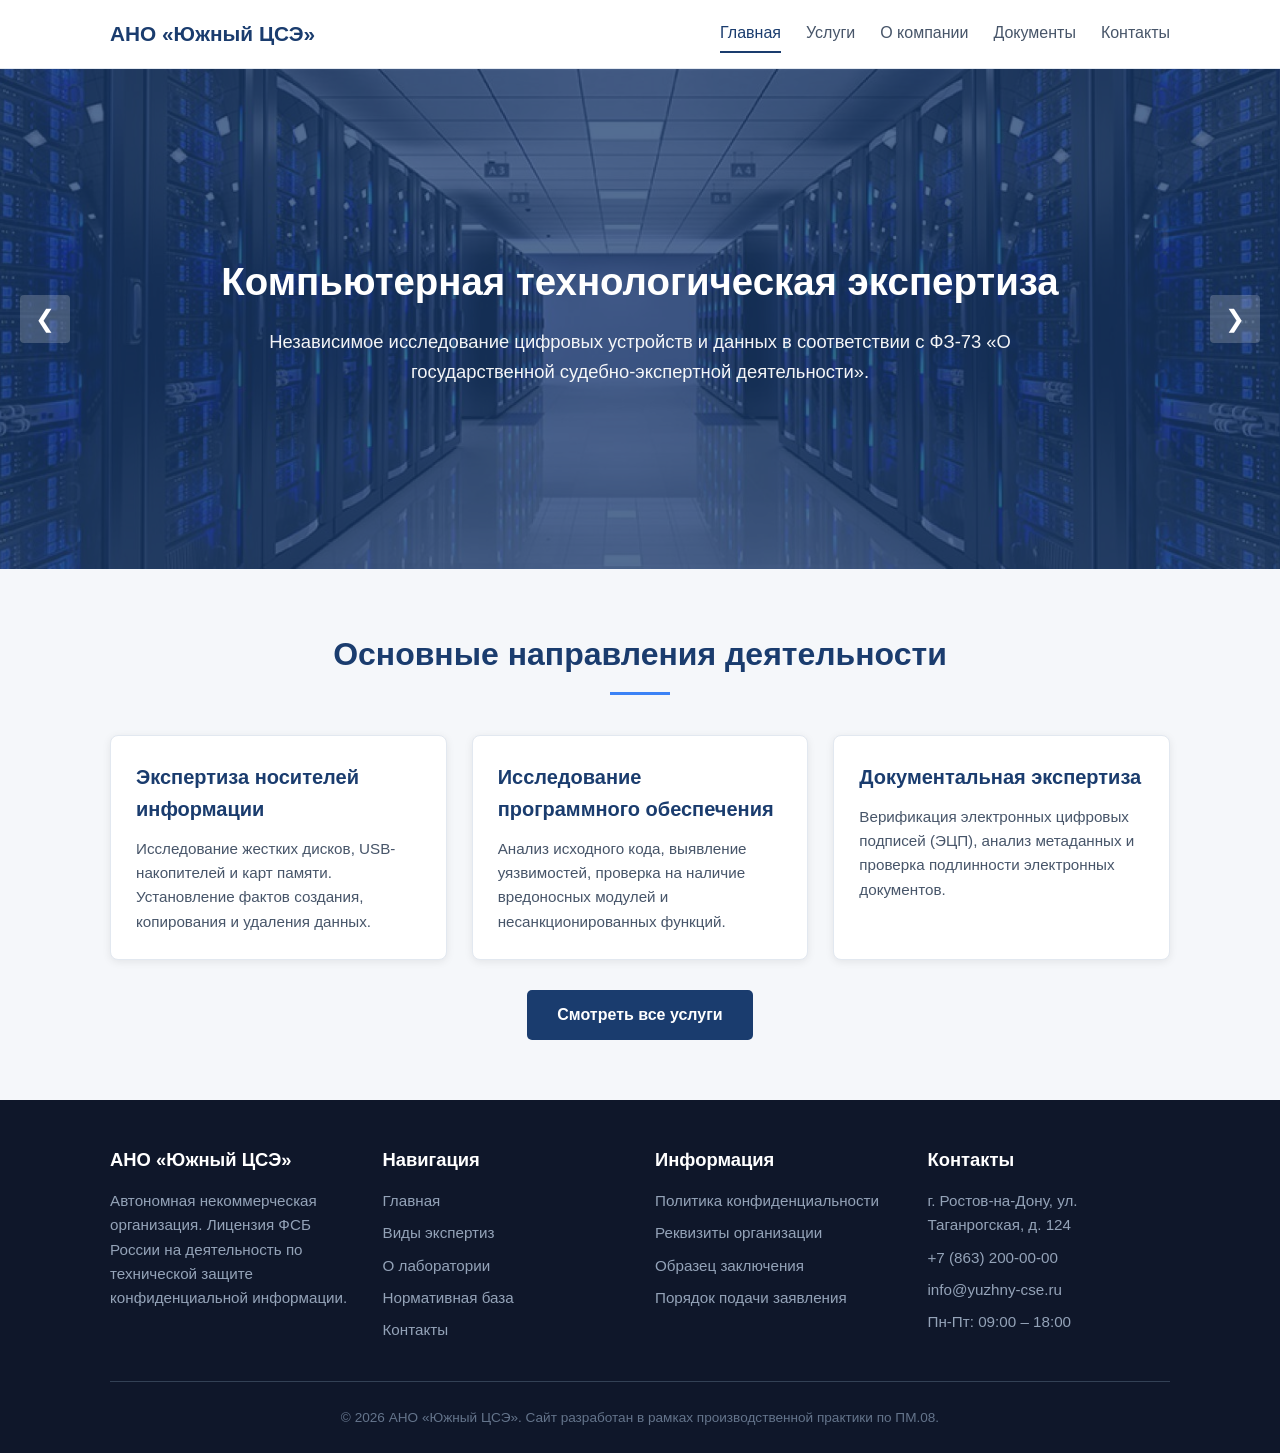
<file: index.html>
<!DOCTYPE html>
<html lang="ru">
<head>
    <meta charset="UTF-8">
    <meta name="viewport" content="width=device-width, initial-scale=1.0">
    <meta name="description" content="АНО «Южный ЦСЭ» — независимая компьютерная технологическая экспертиза в Ростовской области.">
    <title>Главная | АНО «Южный ЦСЭ»</title>
    <link rel="stylesheet" href="style.css">
</head>
<body>

    <!-- Шапка сайта -->
    <header>
        <div class="container header-inner">
            <a href="index.html" class="logo">АНО «Южный ЦСЭ»</a>
            <button class="burger" aria-label="Меню">☰</button>
            <nav class="nav">
                <a href="index.html" class="active">Главная</a>
                <a href="services.html">Услуги</a>
                <a href="about.html">О компании</a>
                <a href="docs.html">Документы</a>
                <a href="contacts.html">Контакты</a>
            </nav>
        </div>
    </header>

    <main>
        <!-- Карусель (Слайдер) -->
        <section class="carousel">
            <div class="carousel-track">
                <div class="slide active" style="background-image: url('img/hero.png');">
                    <div class="slide-content">
                        <h1>Компьютерная технологическая экспертиза</h1>
                        <p>Независимое исследование цифровых устройств и данных в соответствии с ФЗ-73 «О государственной судебно-экспертной деятельности».</p>
                    </div>
                </div>
                <div class="slide" style="background-image: url('img/services.png');">
                    <div class="slide-content">
                        <h1>Восстановление утраченных данных</h1>
                        <p>Использование аппаратных комплексов для извлечения информации с поврежденных накопителей (HDD, SSD, Flash).</p>
                    </div>
                </div>
                <div class="slide" style="background-image: url('img/about.png');">
                    <div class="slide-content">
                        <h1>Сетевая криминалистика</h1>
                        <p>Анализ сетевого трафика, выявление несанкционированного доступа и фиксация цифровых следов.</p>
                    </div>
                </div>
            </div>
            <button class="carousel-btn prev">❮</button>
            <button class="carousel-btn next">❯</button>
        </section>

        <!-- Секция с услугами (кратко) -->
        <section class="section">
            <div class="container">
                <h2 class="section-title">Основные направления деятельности</h2>
                <div class="grid">
                    <div class="card">
                        <h3>Экспертиза носителей информации</h3>
                        <p>Исследование жестких дисков, USB-накопителей и карт памяти. Установление фактов создания, копирования и удаления данных.</p>
                    </div>
                    <div class="card">
                        <h3>Исследование программного обеспечения</h3>
                        <p>Анализ исходного кода, выявление уязвимостей, проверка на наличие вредоносных модулей и несанкционированных функций.</p>
                    </div>
                    <div class="card">
                        <h3>Документальная экспертиза</h3>
                        <p>Верификация электронных цифровых подписей (ЭЦП), анализ метаданных и проверка подлинности электронных документов.</p>
                    </div>
                </div>
                <div style="text-align: center; margin-top: 30px;">
                    <a href="services.html" class="btn">Смотреть все услуги</a>
                </div>
            </div>
        </section>
    </main>

    <!-- Подвал -->
    <footer>
        <div class="container">
            <div class="footer-grid">
                <div class="footer-col">
                    <h4>АНО «Южный ЦСЭ»</h4>
                    <p>Автономная некоммерческая организация. Лицензия ФСБ России на деятельность по технической защите конфиденциальной информации.</p>
                </div>
                <div class="footer-col">
                    <h4>Навигация</h4>
                    <a href="index.html">Главная</a>
                    <a href="services.html">Виды экспертиз</a>
                    <a href="about.html">О лаборатории</a>
                    <a href="docs.html">Нормативная база</a>
                    <a href="contacts.html">Контакты</a>
                </div>
                <div class="footer-col">
                    <h4>Информация</h4>
                    <a href="#">Политика конфиденциальности</a>
                    <a href="#">Реквизиты организации</a>
                    <a href="#">Образец заключения</a>
                    <a href="#">Порядок подачи заявления</a>
                </div>
                <div class="footer-col">
                    <h4>Контакты</h4>
                    <p>г. Ростов-на-Дону, ул. Таганрогская, д. 124</p>
                    <p>+7 (863) 200-00-00</p>
                    <p>info@yuzhny-cse.ru</p>
                    <p>Пн-Пт: 09:00 – 18:00</p>
                </div>
            </div>
            <div class="footer-bottom">© 2026 АНО «Южный ЦСЭ». Сайт разработан в рамках производственной практики по ПМ.08.</div>
        </div>
    </footer>

    <script src="script.js"></script>
</body>
</html>
</file>
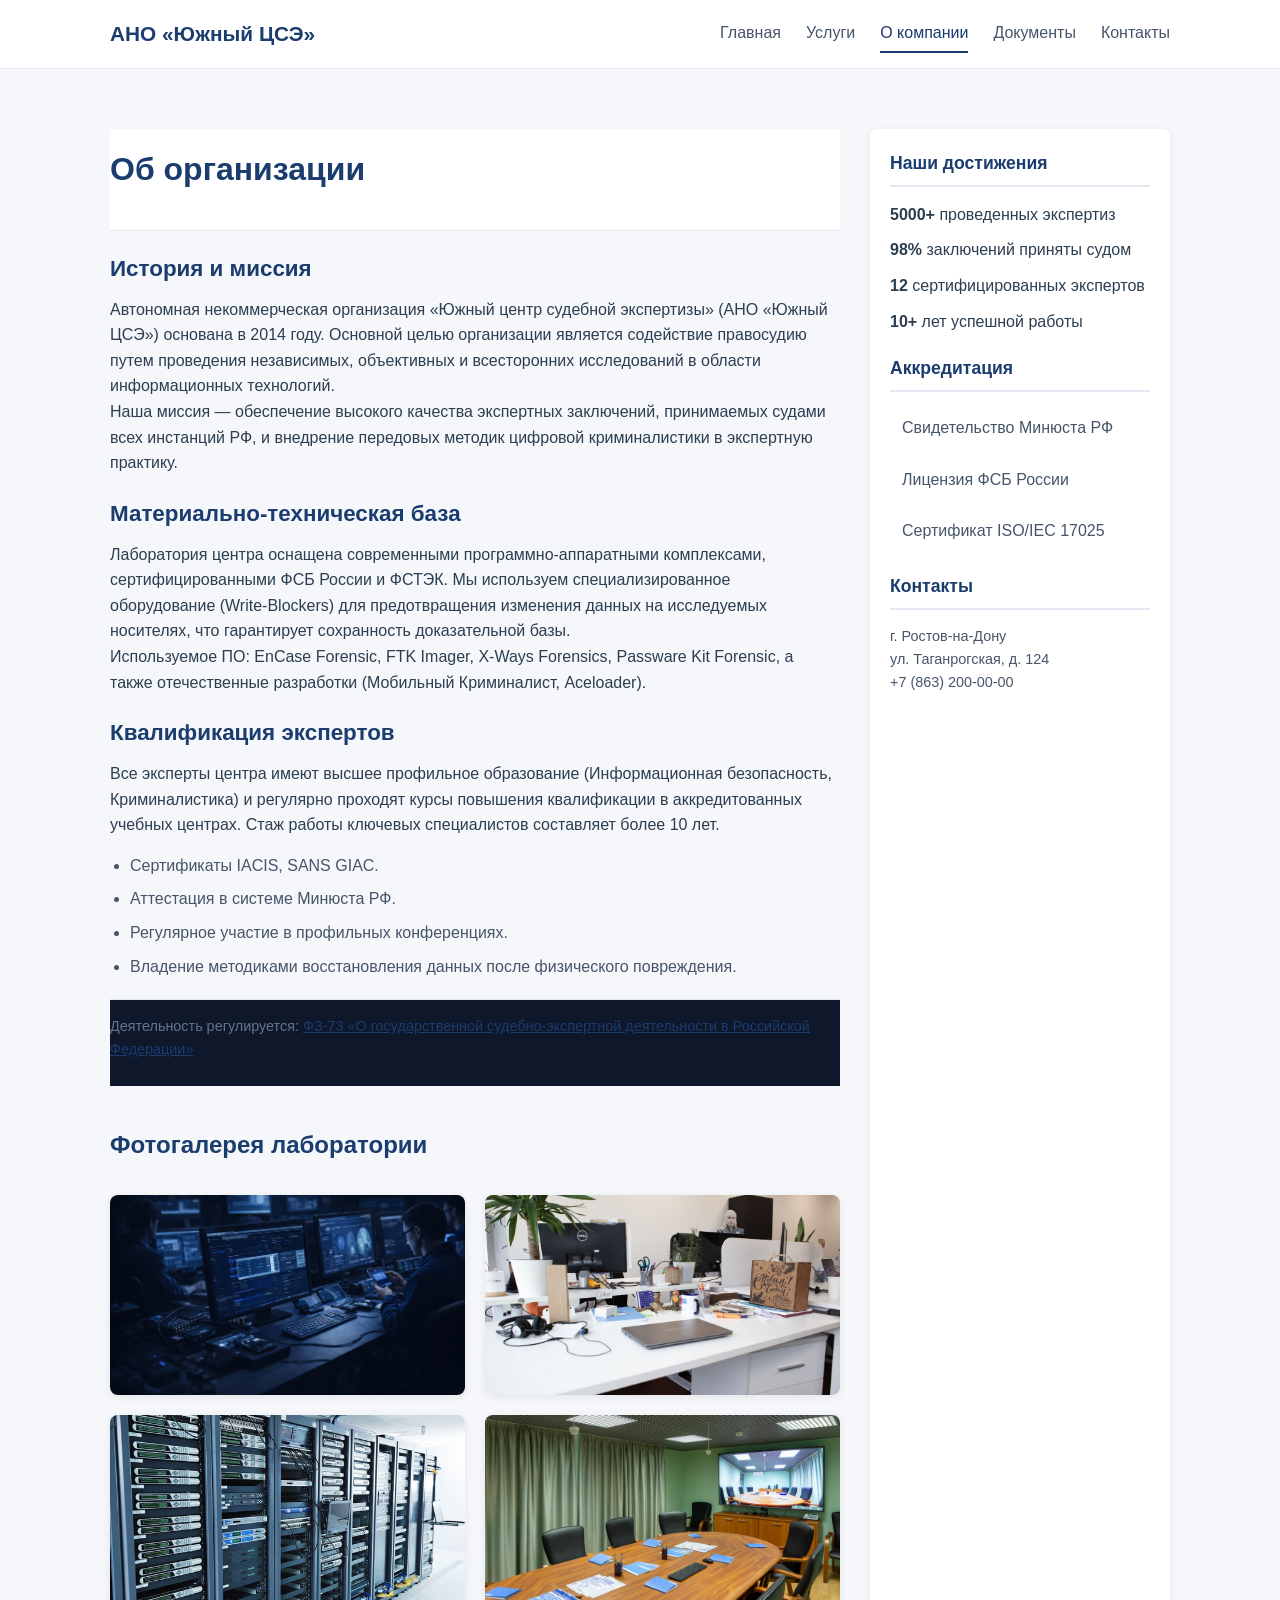
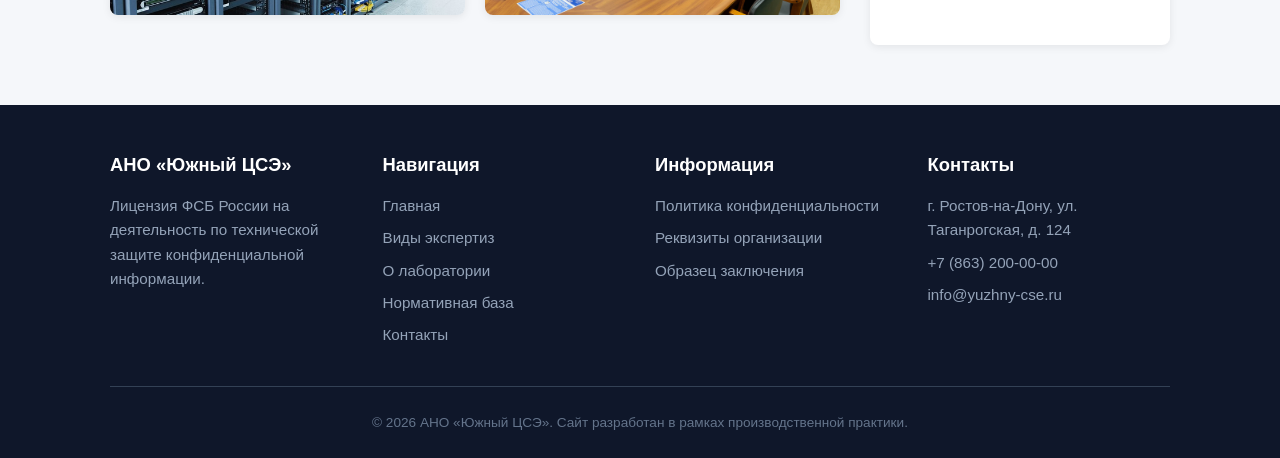
<file: about.html>
<!DOCTYPE html>
<html lang="ru">
<head>
    <meta charset="UTF-8">
    <meta name="viewport" content="width=device-width, initial-scale=1.0">
    <title>О компании | АНО «Южный ЦСЭ»</title>
    <link rel="stylesheet" href="style.css">
</head>
<body>
    <header>
        <div class="container header-inner">
            <a href="index.html" class="logo">АНО «Южный ЦСЭ»</a>
            <button class="burger" aria-label="Меню">☰</button>
            <nav class="nav">
                <a href="index.html">Главная</a>
                <a href="services.html">Услуги</a>
                <a href="about.html" class="active">О компании</a>
                <a href="docs.html">Документы</a>
                <a href="contacts.html">Контакты</a>
            </nav>
        </div>
    </header>

    <main>
        <section class="section">
            <div class="container content-with-sidebar">
                <div class="main-content">
                    <article>
                        <header><h2 style="font-size: 2rem; color: #1a3c6e; margin-bottom: 20px;">Об организации</h2></header>
                        
                        <section>
                            <h3 style="color: #1a3c6e; margin: 20px 0 10px; font-size: 1.4rem;">История и миссия</h3>
                            <p>Автономная некоммерческая организация «Южный центр судебной экспертизы» (АНО «Южный ЦСЭ») основана в 2014 году. Основной целью организации является содействие правосудию путем проведения независимых, объективных и всесторонних исследований в области информационных технологий.</p>
                            <p>Наша миссия — обеспечение высокого качества экспертных заключений, принимаемых судами всех инстанций РФ, и внедрение передовых методик цифровой криминалистики в экспертную практику.</p>
                        </section>

                        <section>
                            <h3 style="color: #1a3c6e; margin: 20px 0 10px; font-size: 1.4rem;">Материально-техническая база</h3>
                            <p>Лаборатория центра оснащена современными программно-аппаратными комплексами, сертифицированными ФСБ России и ФСТЭК. Мы используем специализированное оборудование (Write-Blockers) для предотвращения изменения данных на исследуемых носителях, что гарантирует сохранность доказательной базы.</p>
                            <p>Используемое ПО: EnCase Forensic, FTK Imager, X-Ways Forensics, Passware Kit Forensic, а также отечественные разработки (Мобильный Криминалист, Aceloader).</p>
                        </section>

                        <section>
                            <h3 style="color: #1a3c6e; margin: 20px 0 10px; font-size: 1.4rem;">Квалификация экспертов</h3>
                            <p>Все эксперты центра имеют высшее профильное образование (Информационная безопасность, Криминалистика) и регулярно проходят курсы повышения квалификации в аккредитованных учебных центрах. Стаж работы ключевых специалистов составляет более 10 лет.</p>
                            <ul style="margin: 15px 0 20px 20px; color: #475569; list-style: disc;">
                                <li style="margin-bottom: 8px;">Сертификаты IACIS, SANS GIAC.</li>
                                <li style="margin-bottom: 8px;">Аттестация в системе Минюста РФ.</li>
                                <li style="margin-bottom: 8px;">Регулярное участие в профильных конференциях.</li>
                                <li>Владение методиками восстановления данных после физического повреждения.</li>
                            </ul>
                        </section>

                        <footer style="margin-top: 20px; padding-top: 15px; border-top: 1px solid #e2e8f0; font-size: 0.9rem; color: #64748b;">
                            <p>Деятельность регулируется: <a href="https://www.consultant.ru/document/cons_doc_LAW_32049/" target="_blank" style="color: #1a3c6e; text-decoration: underline;">ФЗ-73 «О государственной судебно-экспертной деятельности в Российской Федерации»</a></p>
                        </footer>
                    </article>

                    <h3 style="margin: 40px 0 20px; color: #1a3c6e; font-size: 1.5rem;">Фотогалерея лаборатории</h3>
                    <div class="gallery">
                        <figure class="gallery-item"><img src="img/gallery1.png" alt="Рабочее место"><figcaption class="gallery-caption">Рабочее место эксперта</figcaption></figure>
                        <figure class="gallery-item"><img src="img/gallery2.png" alt="Оборудование"><figcaption class="gallery-caption">Аппаратный комплекс</figcaption></figure>
                        <figure class="gallery-item"><img src="img/gallery3.png" alt="Серверная"><figcaption class="gallery-caption">Серверная комната</figcaption></figure>
                        <figure class="gallery-item"><img src="img/gallery4.png" alt="Переговорная"><figcaption class="gallery-caption">Зал совещаний</figcaption></figure>
                    </div>
                </div>

                <aside class="sidebar">
                    <h4>Наши достижения</h4>
                    <ul style="margin-bottom: 20px;">
                        <li><strong>5000+</strong> проведенных экспертиз</li>
                        <li><strong>98%</strong> заключений приняты судом</li>
                        <li><strong>12</strong> сертифицированных экспертов</li>
                        <li><strong>10+</strong> лет успешной работы</li>
                    </ul>

                    <h4>Аккредитация</h4>
                    <ul>
                        <li><a href="#">Свидетельство Минюста РФ</a></li>
                        <li><a href="#">Лицензия ФСБ России</a></li>
                        <li><a href="#">Сертификат ISO/IEC 17025</a></li>
                    </ul>
                    
                    <h4 style="margin-top: 20px;">Контакты</h4>
                    <p style="font-size: 0.9rem; color: #475569;">
                        г. Ростов-на-Дону<br>
                        ул. Таганрогская, д. 124<br>
                        +7 (863) 200-00-00
                    </p>
                </aside>
            </div>
        </section>
    </main>

    <footer>
        <div class="container">
            <div class="footer-grid">
                <div class="footer-col"><h4>АНО «Южный ЦСЭ»</h4><p>Лицензия ФСБ России на деятельность по технической защите конфиденциальной информации.</p></div>
                <div class="footer-col"><h4>Навигация</h4><a href="index.html">Главная</a><a href="services.html">Виды экспертиз</a><a href="about.html">О лаборатории</a><a href="docs.html">Нормативная база</a><a href="contacts.html">Контакты</a></div>
                <div class="footer-col"><h4>Информация</h4><a href="#">Политика конфиденциальности</a><a href="#">Реквизиты организации</a><a href="#">Образец заключения</a></div>
                <div class="footer-col"><h4>Контакты</h4><p>г. Ростов-на-Дону, ул. Таганрогская, д. 124</p><p>+7 (863) 200-00-00</p><p>info@yuzhny-cse.ru</p></div>
            </div>
            <div class="footer-bottom">© 2026 АНО «Южный ЦСЭ». Сайт разработан в рамках производственной практики.</div>
        </div>
    </footer>
    <script src="script.js"></script>
</body>
</html>
</file>
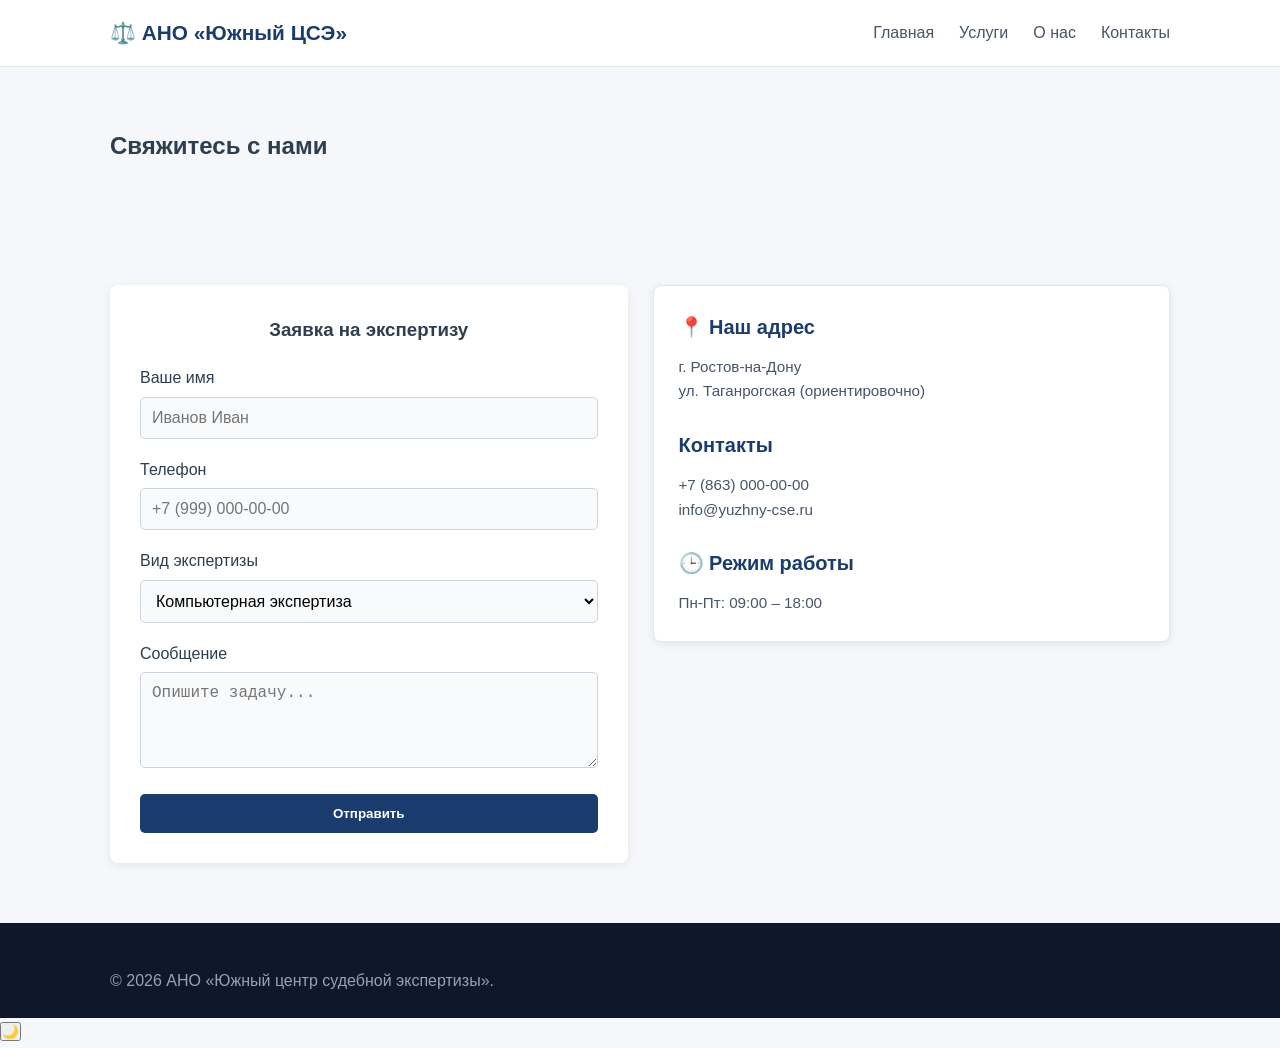
<file: contact.html>
<!DOCTYPE html>
<html lang="ru">
<head>
    <meta charset="UTF-8">
    <meta name="viewport" content="width=device-width, initial-scale=1.0">
    <title>Контакты | АНО «Южный ЦСЭ»</title>
    <link rel="stylesheet" href="style.css">
</head>
<body>

    <header>
        <div class="container header-inner">
            <a href="index.html" class="logo">⚖️ АНО «Южный ЦСЭ»</a>
            <button class="burger">☰</button>
            <nav class="nav">
                <a href="index.html">Главная</a>
                <a href="services.html">Услуги</a>
                <a href="about.html">О нас</a>
                <a href="contact.html">Контакты</a>
            </nav>
        </div>
    </header>

    <main>
        <section class="hero" style="padding: 60px 0;">
            <div class="container hero-content">
                <h1>Свяжитесь с нами</h1>
            </div>
        </section>

        <section class="section">
            <div class="container grid" style="align-items: start;">
                
                <!-- Форма -->
                <div class="form-box">
                    <h3 style="margin-bottom: 20px; text-align: center;">Заявка на экспертизу</h3>
                    <form id="contactForm">
                        <div class="form-group">
                            <label>Ваше имя</label>
                            <input type="text" placeholder="Иванов Иван" required>
                        </div>
                        <div class="form-group">
                            <label>Телефон</label>
                            <input type="tel" placeholder="+7 (999) 000-00-00" required>
                        </div>
                        <div class="form-group">
                            <label>Вид экспертизы</label>
                            <select>
                                <option>Компьютерная экспертиза</option>
                                <option>Мобильные устройства</option>
                                <option>Консультация</option>
                            </select>
                        </div>
                        <div class="form-group">
                            <label>Сообщение</label>
                            <textarea rows="4" placeholder="Опишите задачу..."></textarea>
                        </div>
                        <button type="submit" class="btn btn-primary" style="width: 100%;">Отправить</button>
                    </form>
                </div>

                <!-- Инфо -->
                <div class="card">
                    <h3>📍 Наш адрес</h3>
                    <p>г. Ростов-на-Дону<br>ул. Таганрогская (ориентировочно)</p>
                    <br>
                    <h3> Контакты</h3>
                    <p>+7 (863) 000-00-00<br>info@yuzhny-cse.ru</p>
                    <br>
                    <h3>🕒 Режим работы</h3>
                    <p>Пн-Пт: 09:00 – 18:00</p>
                </div>

            </div>
        </section>
    </main>

    <footer>
        <div class="container">
            <p>© 2026 АНО «Южный центр судебной экспертизы».</p>
        </div>
    </footer>

    <!-- КНОПКА ТЕМЫ (обязательно с id="theme-toggle") -->
    <button class="theme-toggle" id="theme-toggle">🌙</button>

    <script src="script.js"></script>
</body>
</html>
</file>
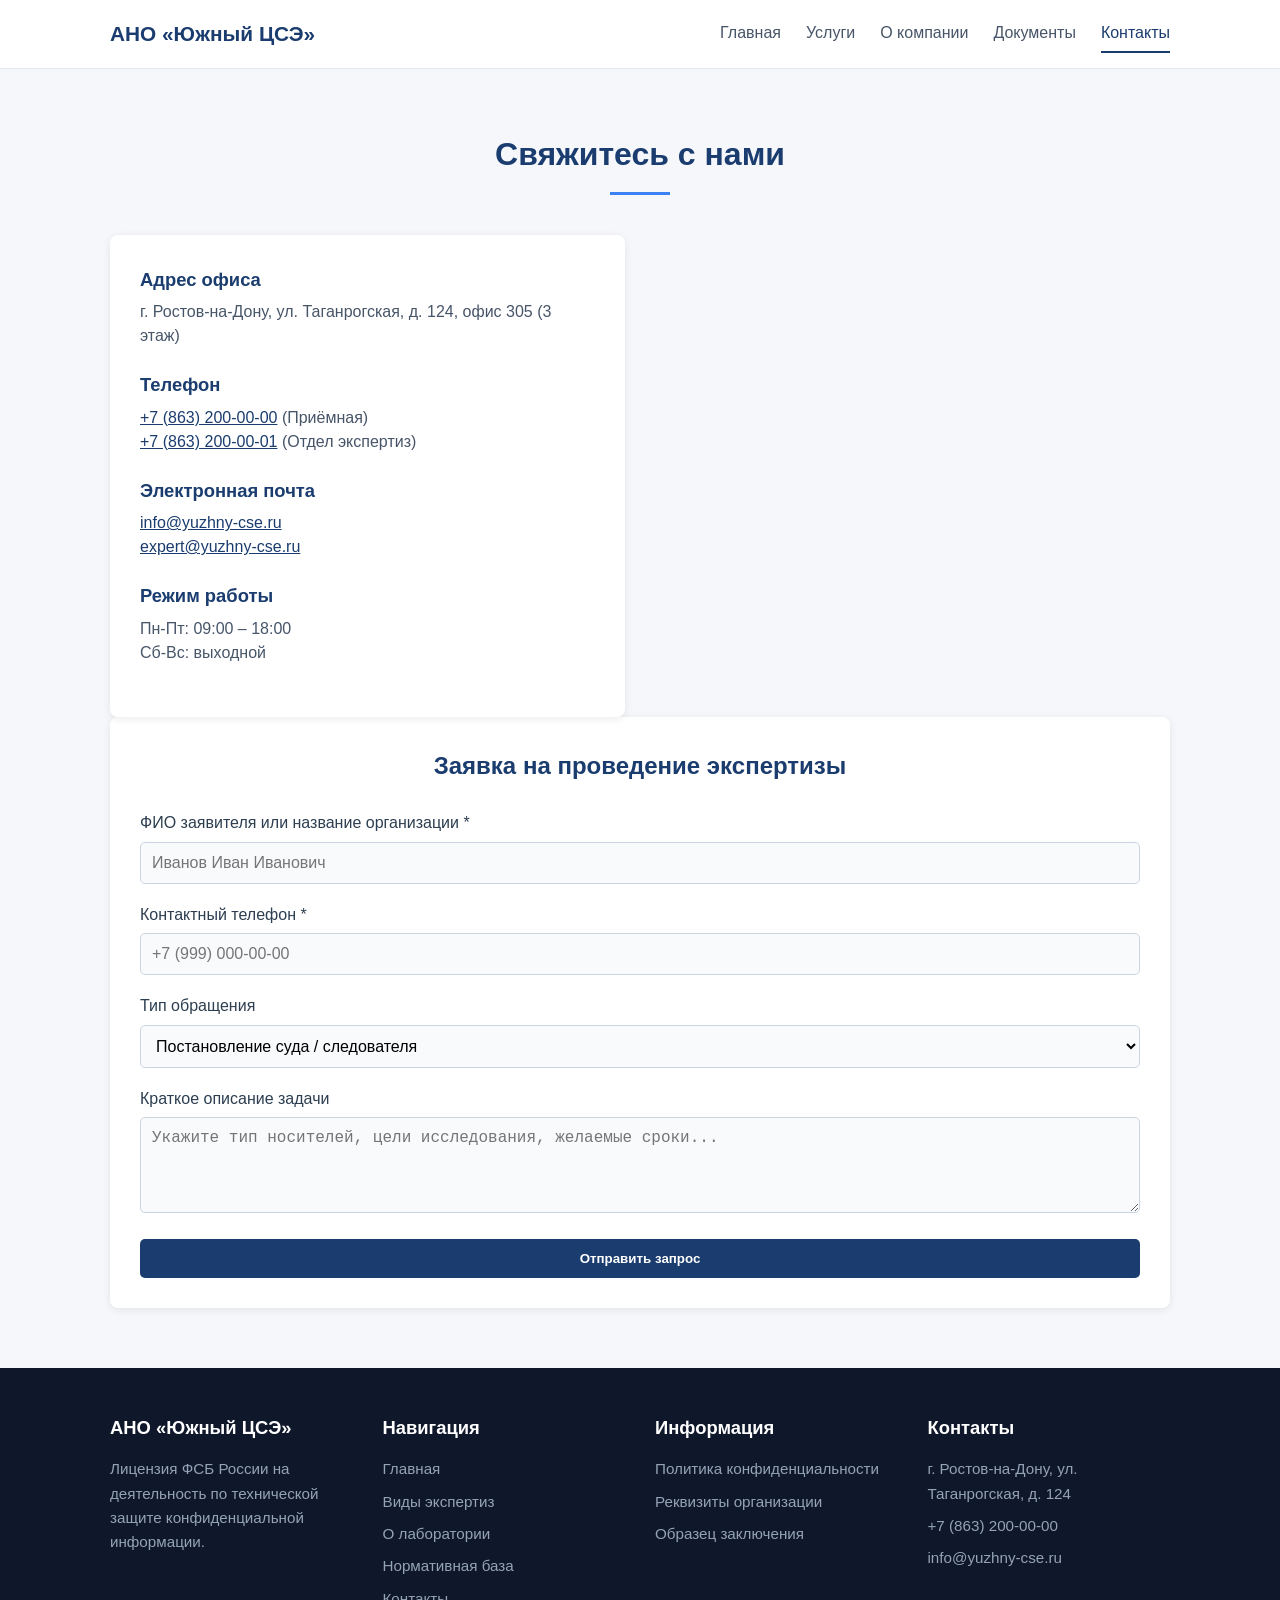
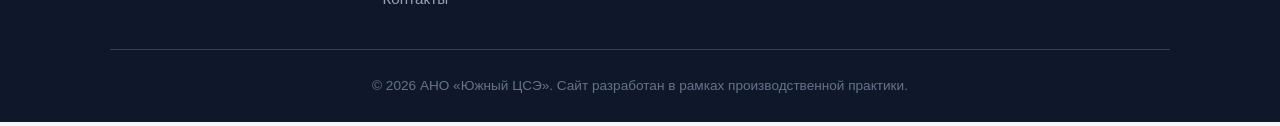
<file: contacts.html>
<!DOCTYPE html>
<html lang="ru">
<head>
    <meta charset="UTF-8">
    <meta name="viewport" content="width=device-width, initial-scale=1.0">
    <title>Контакты | АНО «Южный ЦСЭ»</title>
    <link rel="stylesheet" href="style.css">
</head>
<body>
    <header>
        <div class="container header-inner">
            <a href="index.html" class="logo">АНО «Южный ЦСЭ»</a>
            <button class="burger" aria-label="Меню">☰</button>
            <nav class="nav">
                <a href="index.html">Главная</a>
                <a href="services.html">Услуги</a>
                <a href="about.html">О компании</a>
                <a href="docs.html">Документы</a>
                <a href="contacts.html" class="active">Контакты</a>
            </nav>
        </div>
    </header>

    <main>
        <section class="section">
            <div class="container">
                <h2 class="section-title">Свяжитесь с нами</h2>
                
                <div class="contacts-wrapper">
                    <!-- Информация -->
                    <div class="contact-info">
                        <div class="contact-item">
                            <h4>Адрес офиса</h4>
                            <p>г. Ростов-на-Дону, ул. Таганрогская, д. 124, офис 305 (3 этаж)</p>
                        </div>
                        <div class="contact-item">
                            <h4>Телефон</h4>
                            <p>
                                <a href="tel:+78632000000">+7 (863) 200-00-00</a> (Приёмная)<br>
                                <a href="tel:+78632000001">+7 (863) 200-00-01</a> (Отдел экспертиз)
                            </p>
                        </div>
                        <div class="contact-item">
                            <h4>Электронная почта</h4>
                            <p>
                                <a href="mailto:info@yuzhny-cse.ru">info@yuzhny-cse.ru</a><br>
                                <a href="mailto:expert@yuzhny-cse.ru">expert@yuzhny-cse.ru</a>
                            </p>
                        </div>
                        <div class="contact-item">
                            <h4>Режим работы</h4>
                            <p>Пн-Пт: 09:00 – 18:00<br>Сб-Вс: выходной</p>
                        </div>
                    </div>

                    <!-- Карта -->
                    <div class="map-container">
                        <iframe src="https://yandex.ru/map-widget/v1/?ll=39.7015%2C47.2221&z=15&pt=39.7015%2C47.2221%2Cpm2rdm" allowfullscreen style="width: 100%; height: 100%; border: none;"></iframe>
                    </div>
                </div>

                <!-- Форма -->
                <div class="form-box">
                    <h3 style="text-align: center; margin-bottom: 25px; color: #1a3c6e; font-size: 1.5rem;">Заявка на проведение экспертизы</h3>
                    <form>
                        <div class="form-group">
                            <label>ФИО заявителя или название организации *</label>
                            <input type="text" required placeholder="Иванов Иван Иванович">
                        </div>
                        <div class="form-group">
                            <label>Контактный телефон *</label>
                            <input type="tel" required placeholder="+7 (999) 000-00-00">
                        </div>
                        <div class="form-group">
                            <label>Тип обращения</label>
                            <select>
                                <option>Постановление суда / следователя</option>
                                <option>Договор с юридическим лицом</option>
                                <option>Частный запрос (физическое лицо)</option>
                                <option>Консультация эксперта</option>
                            </select>
                        </div>
                        <div class="form-group">
                            <label>Краткое описание задачи</label>
                            <textarea rows="4" placeholder="Укажите тип носителей, цели исследования, желаемые сроки..."></textarea>
                        </div>
                        <button type="submit" class="btn">Отправить запрос</button>
                    </form>
                </div>
            </div>
        </section>
    </main>

    <footer>
        <div class="container">
            <div class="footer-grid">
                <div class="footer-col"><h4>АНО «Южный ЦСЭ»</h4><p>Лицензия ФСБ России на деятельность по технической защите конфиденциальной информации.</p></div>
                <div class="footer-col"><h4>Навигация</h4><a href="index.html">Главная</a><a href="services.html">Виды экспертиз</a><a href="about.html">О лаборатории</a><a href="docs.html">Нормативная база</a><a href="contacts.html">Контакты</a></div>
                <div class="footer-col"><h4>Информация</h4><a href="#">Политика конфиденциальности</a><a href="#">Реквизиты организации</a><a href="#">Образец заключения</a></div>
                <div class="footer-col"><h4>Контакты</h4><p>г. Ростов-на-Дону, ул. Таганрогская, д. 124</p><p>+7 (863) 200-00-00</p><p>info@yuzhny-cse.ru</p></div>
            </div>
            <div class="footer-bottom">© 2026 АНО «Южный ЦСЭ». Сайт разработан в рамках производственной практики.</div>
        </div>
    </footer>
    <script src="script.js"></script>
</body>
</html>
</file>
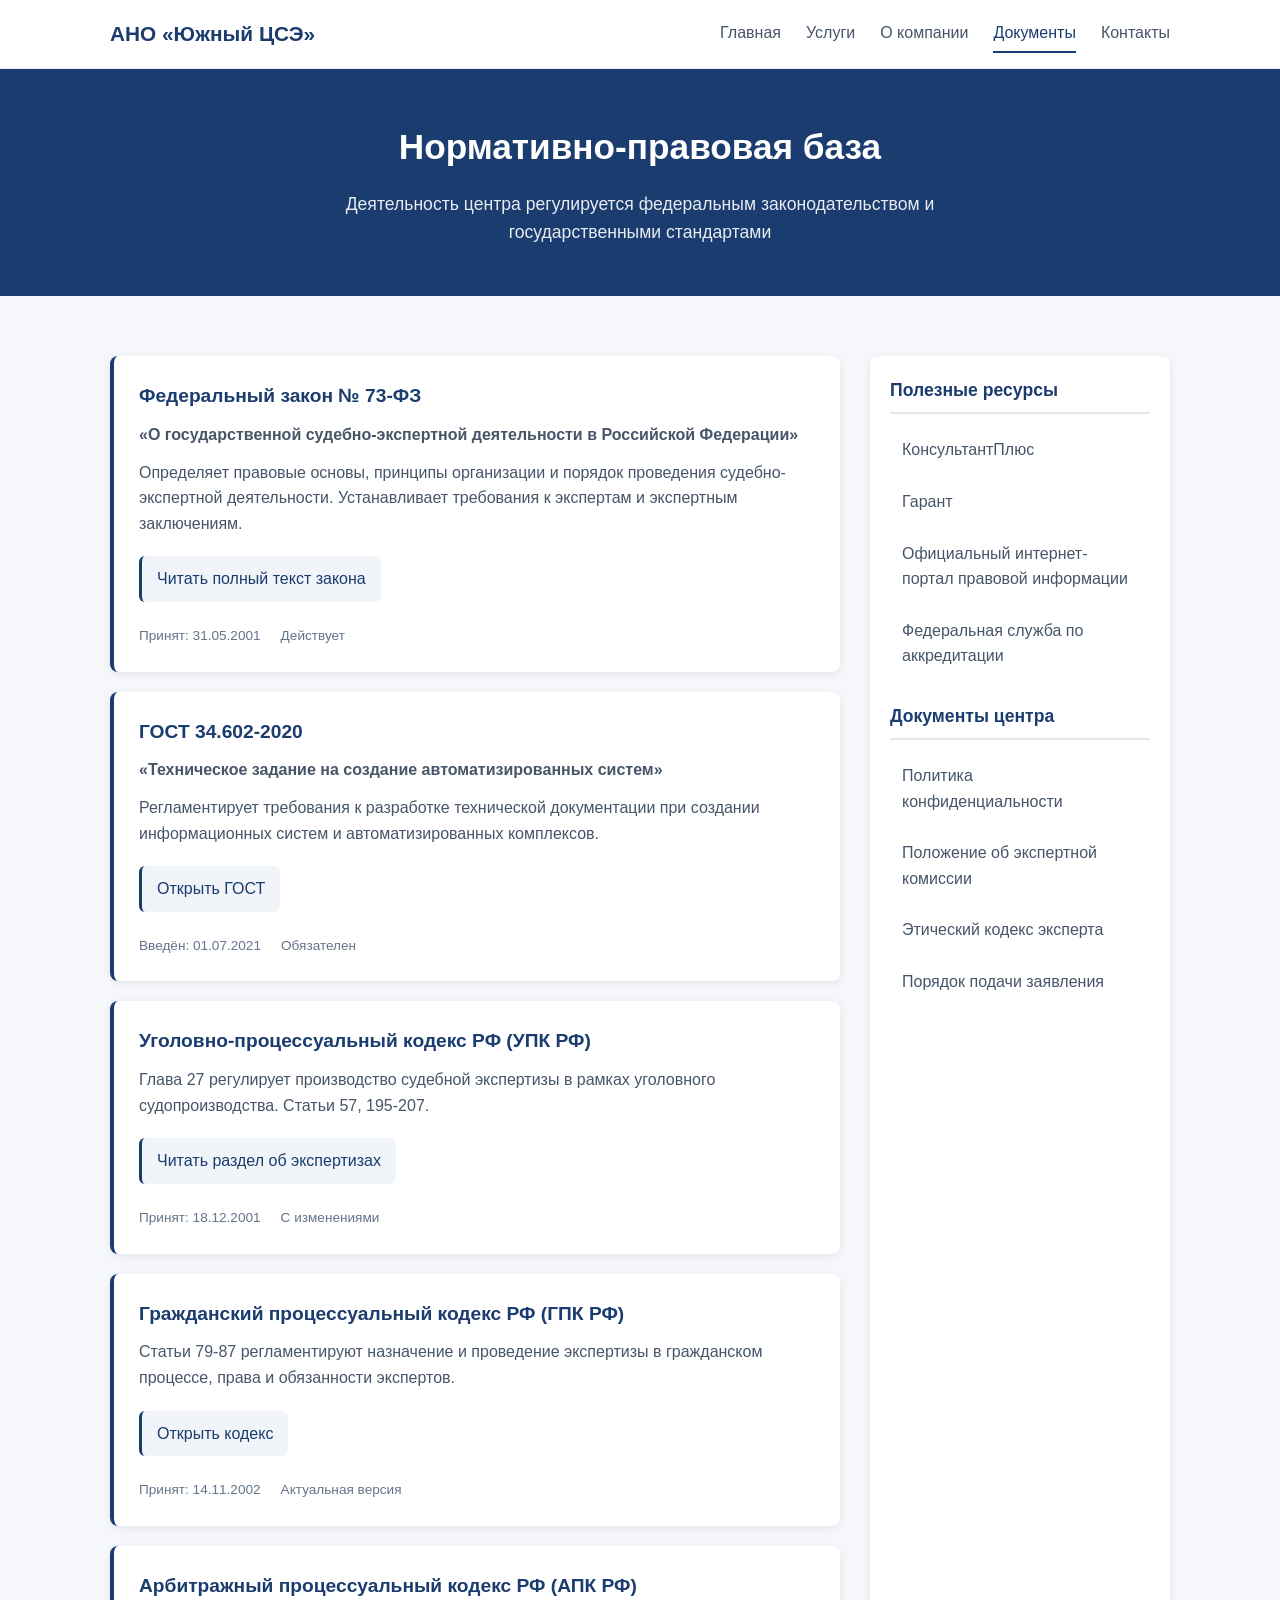
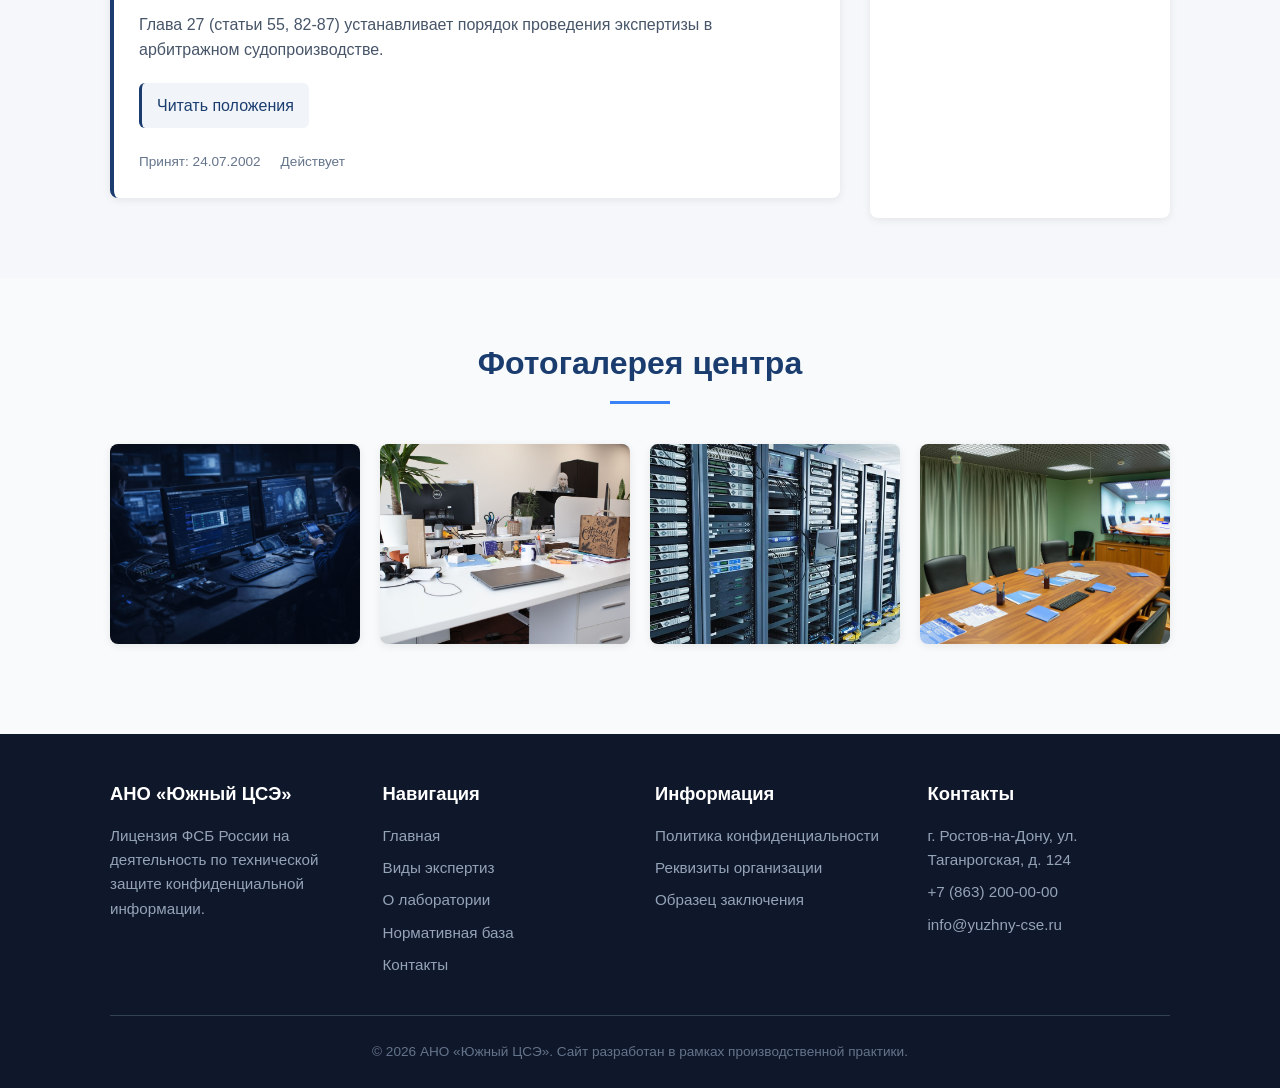
<file: docs.html>
<!DOCTYPE html>
<html lang="ru">
<head>
    <meta charset="UTF-8">
    <meta name="viewport" content="width=device-width, initial-scale=1.0">
    <title>Документы | АНО «Южный ЦСЭ»</title>
    <link rel="stylesheet" href="style.css">
</head>
<body>
    <header>
        <div class="container header-inner">
            <a href="index.html" class="logo">АНО «Южный ЦСЭ»</a>
            <button class="burger" aria-label="Меню">☰</button>
            <nav class="nav">
                <a href="index.html">Главная</a>
                <a href="services.html">Услуги</a>
                <a href="about.html">О компании</a>
                <a href="docs.html" class="active">Документы</a>
                <a href="contacts.html">Контакты</a>
            </nav>
        </div>
    </header>

    <main>
        <section class="section" style="background: #1a3c6e; color: #fff; text-align: center; padding: 50px 0;">
            <div class="container">
                <h1 style="font-size: 2.2rem;">Нормативно-правовая база</h1>
                <p style="font-size: 1.1rem; opacity: 0.9; max-width: 700px; margin: 15px auto 0;">Деятельность центра регулируется федеральным законодательством и государственными стандартами</p>
            </div>
        </section>

        <section class="section">
            <div class="container content-with-sidebar">
                <div class="main-content">
                    <article class="doc-item">
                        <h3>Федеральный закон № 73-ФЗ</h3>
                        <p><strong>«О государственной судебно-экспертной деятельности в Российской Федерации»</strong></p>
                        <p>Определяет правовые основы, принципы организации и порядок проведения судебно-экспертной деятельности. Устанавливает требования к экспертам и экспертным заключениям.</p>
                        <a href="https://www.consultant.ru/document/cons_doc_LAW_32049/" target="_blank" class="law-link">Читать полный текст закона</a>
                        <div class="doc-meta"><span>Принят: 31.05.2001</span><span>Действует</span></div>
                    </article>

                    <article class="doc-item">
                        <h3>ГОСТ 34.602-2020</h3>
                        <p><strong>«Техническое задание на создание автоматизированных систем»</strong></p>
                        <p>Регламентирует требования к разработке технической документации при создании информационных систем и автоматизированных комплексов.</p>
                        <a href="https://docs.cntd.ru/document/1200175294" target="_blank" class="law-link">Открыть ГОСТ</a>
                        <div class="doc-meta"><span>Введён: 01.07.2021</span><span>Обязателен</span></div>
                    </article>

                    <article class="doc-item">
                        <h3>Уголовно-процессуальный кодекс РФ (УПК РФ)</h3>
                        <p>Глава 27 регулирует производство судебной экспертизы в рамках уголовного судопроизводства. Статьи 57, 195-207.</p>
                        <a href="http://www.consultant.ru/document/cons_doc_LAW_34481/" target="_blank" class="law-link">Читать раздел об экспертизах</a>
                        <div class="doc-meta"><span>Принят: 18.12.2001</span><span>С изменениями</span></div>
                    </article>

                    <article class="doc-item">
                        <h3>Гражданский процессуальный кодекс РФ (ГПК РФ)</h3>
                        <p>Статьи 79-87 регламентируют назначение и проведение экспертизы в гражданском процессе, права и обязанности экспертов.</p>
                        <a href="http://www.consultant.ru/document/cons_doc_LAW_39570/" target="_blank" class="law-link">Открыть кодекс</a>
                        <div class="doc-meta"><span>Принят: 14.11.2002</span><span>Актуальная версия</span></div>
                    </article>

                    <article class="doc-item">
                        <h3>Арбитражный процессуальный кодекс РФ (АПК РФ)</h3>
                        <p>Глава 27 (статьи 55, 82-87) устанавливает порядок проведения экспертизы в арбитражном судопроизводстве.</p>
                        <a href="http://www.consultant.ru/document/cons_doc_LAW_39570/" target="_blank" class="law-link">Читать положения</a>
                        <div class="doc-meta"><span>Принят: 24.07.2002</span><span>Действует</span></div>
                    </article>
                </div>

                <aside class="sidebar">
                    <h4>Полезные ресурсы</h4>
                    <ul>
                        <li><a href="https://www.consultant.ru" target="_blank">КонсультантПлюс</a></li>
                        <li><a href="https://www.garant.ru" target="_blank">Гарант</a></li>
                        <li><a href="http://www.pravo.gov.ru" target="_blank">Официальный интернет-портал правовой информации</a></li>
                        <li><a href="https://www.fsa.gov.ru" target="_blank">Федеральная служба по аккредитации</a></li>
                    </ul>

                    <h4 style="margin-top: 25px;">Документы центра</h4>
                    <ul>
                        <li><a href="#">Политика конфиденциальности</a></li>
                        <li><a href="#">Положение об экспертной комиссии</a></li>
                        <li><a href="#">Этический кодекс эксперта</a></li>
                        <li><a href="#">Порядок подачи заявления</a></li>
                    </ul>
                </aside>
            </div>
        </section>

        <!-- Галерея на странице документов -->
        <section class="section" style="background: #f8fafc;">
            <div class="container">
                <h2 class="section-title">Фотогалерея центра</h2>
                <div class="gallery">
                    <figure class="gallery-item"><img src="img/gallery1.png" alt="Рабочее место"><figcaption class="gallery-caption">Рабочее место эксперта</figcaption></figure>
                    <figure class="gallery-item"><img src="img/gallery2.png" alt="Оборудование"><figcaption class="gallery-caption">Специализированное оборудование</figcaption></figure>
                    <figure class="gallery-item"><img src="img/gallery3.png" alt="Серверная"><figcaption class="gallery-caption">Серверная комната</figcaption></figure>
                    <figure class="gallery-item"><img src="img/gallery4.png" alt="Конференц-зал"><figcaption class="gallery-caption">Конференц-зал</figcaption></figure>
                </div>
            </div>
        </section>
    </main>

    <footer>
        <div class="container">
            <div class="footer-grid">
                <div class="footer-col"><h4>АНО «Южный ЦСЭ»</h4><p>Лицензия ФСБ России на деятельность по технической защите конфиденциальной информации.</p></div>
                <div class="footer-col"><h4>Навигация</h4><a href="index.html">Главная</a><a href="services.html">Виды экспертиз</a><a href="about.html">О лаборатории</a><a href="docs.html">Нормативная база</a><a href="contacts.html">Контакты</a></div>
                <div class="footer-col"><h4>Информация</h4><a href="#">Политика конфиденциальности</a><a href="#">Реквизиты организации</a><a href="#">Образец заключения</a></div>
                <div class="footer-col"><h4>Контакты</h4><p>г. Ростов-на-Дону, ул. Таганрогская, д. 124</p><p>+7 (863) 200-00-00</p><p>info@yuzhny-cse.ru</p></div>
            </div>
            <div class="footer-bottom">© 2026 АНО «Южный ЦСЭ». Сайт разработан в рамках производственной практики.</div>
        </div>
    </footer>
    <script src="script.js"></script>
</body>
</html>
</file>
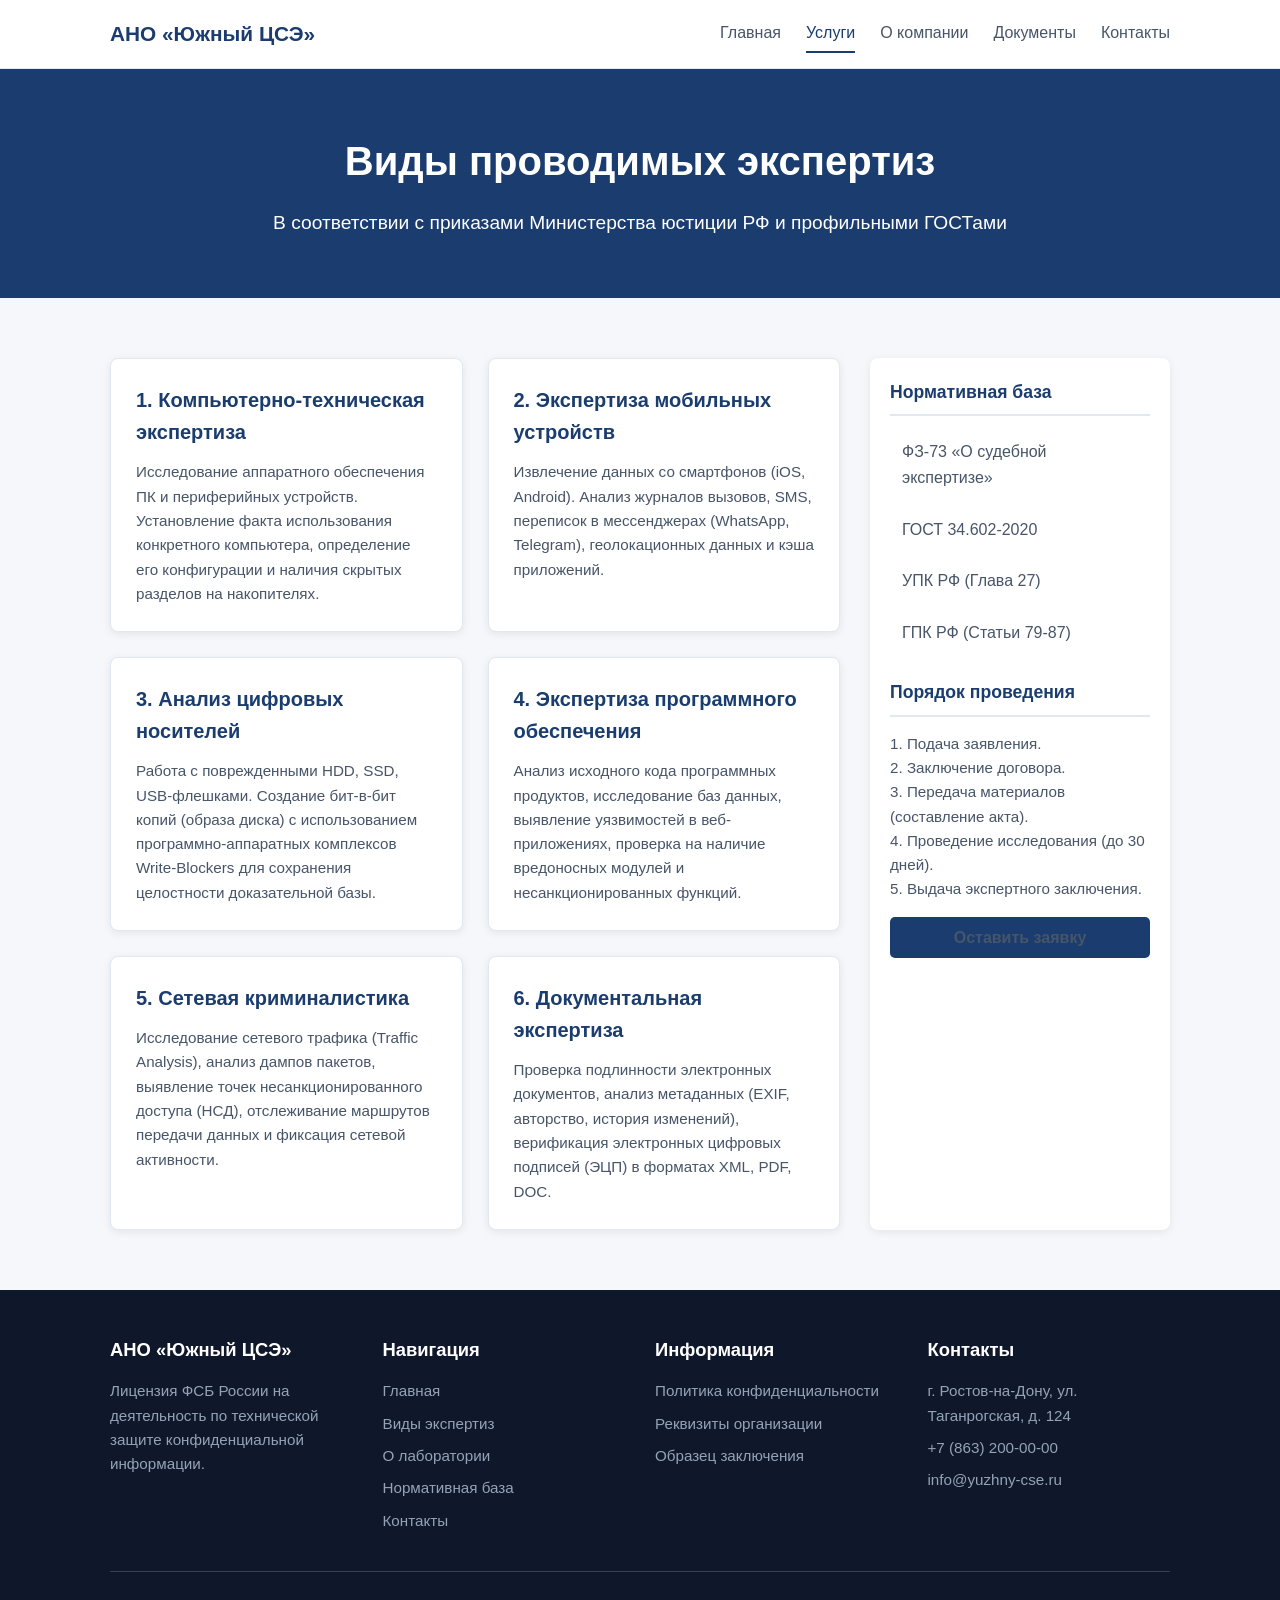
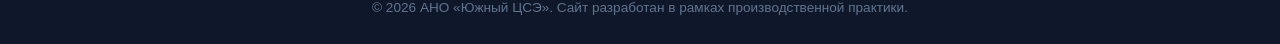
<file: services.html>
<!DOCTYPE html>
<html lang="ru">
<head>
    <meta charset="UTF-8">
    <meta name="viewport" content="width=device-width, initial-scale=1.0">
    <title>Услуги | АНО «Южный ЦСЭ»</title>
    <link rel="stylesheet" href="style.css">
</head>
<body>
    <header>
        <div class="container header-inner">
            <a href="index.html" class="logo">АНО «Южный ЦСЭ»</a>
            <button class="burger" aria-label="Меню">☰</button>
            <nav class="nav">
                <a href="index.html">Главная</a>
                <a href="services.html" class="active">Услуги</a>
                <a href="about.html">О компании</a>
                <a href="docs.html">Документы</a>
                <a href="contacts.html">Контакты</a>
            </nav>
        </div>
    </header>

    <main>
        <section class="section" style="background: #1a3c6e; color: #fff; text-align: center; padding: 60px 0;">
            <div class="container">
                <h1 style="font-size: 2.5rem;">Виды проводимых экспертиз</h1>
                <p style="font-size: 1.2rem; max-width: 800px; margin: 15px auto 0;">В соответствии с приказами Министерства юстиции РФ и профильными ГОСТами</p>
            </div>
        </section>

        <section class="section">
            <div class="container content-with-sidebar">
                <div class="main-content">
                    <div class="grid">
                        <div class="card">
                            <h3>1. Компьютерно-техническая экспертиза</h3>
                            <p>Исследование аппаратного обеспечения ПК и периферийных устройств. Установление факта использования конкретного компьютера, определение его конфигурации и наличия скрытых разделов на накопителях.</p>
                        </div>
                        <div class="card">
                            <h3>2. Экспертиза мобильных устройств</h3>
                            <p>Извлечение данных со смартфонов (iOS, Android). Анализ журналов вызовов, SMS, переписок в мессенджерах (WhatsApp, Telegram), геолокационных данных и кэша приложений.</p>
                        </div>
                        <div class="card">
                            <h3>3. Анализ цифровых носителей</h3>
                            <p>Работа с поврежденными HDD, SSD, USB-флешками. Создание бит-в-бит копий (образа диска) с использованием программно-аппаратных комплексов Write-Blockers для сохранения целостности доказательной базы.</p>
                        </div>
                        <div class="card">
                            <h3>4. Экспертиза программного обеспечения</h3>
                            <p>Анализ исходного кода программных продуктов, исследование баз данных, выявление уязвимостей в веб-приложениях, проверка на наличие вредоносных модулей и несанкционированных функций.</p>
                        </div>
                        <div class="card">
                            <h3>5. Сетевая криминалистика</h3>
                            <p>Исследование сетевого трафика (Traffic Analysis), анализ дампов пакетов, выявление точек несанкционированного доступа (НСД), отслеживание маршрутов передачи данных и фиксация сетевой активности.</p>
                        </div>
                        <div class="card">
                            <h3>6. Документальная экспертиза</h3>
                            <p>Проверка подлинности электронных документов, анализ метаданных (EXIF, авторство, история изменений), верификация электронных цифровых подписей (ЭЦП) в форматах XML, PDF, DOC.</p>
                        </div>
                    </div>
                </div>

                <aside class="sidebar">
                    <h4>Нормативная база</h4>
                    <ul>
                        <li><a href="https://www.consultant.ru/document/cons_doc_LAW_32049/" target="_blank">ФЗ-73 «О судебной экспертизе»</a></li>
                        <li><a href="https://docs.cntd.ru/document/1200175294" target="_blank">ГОСТ 34.602-2020</a></li>
                        <li><a href="http://www.consultant.ru/document/cons_doc_LAW_34481/" target="_blank">УПК РФ (Глава 27)</a></li>
                        <li><a href="http://www.consultant.ru/document/cons_doc_LAW_39570/" target="_blank">ГПК РФ (Статьи 79-87)</a></li>
                    </ul>
                    
                    <h4 style="margin-top: 25px;">Порядок проведения</h4>
                    <p style="font-size: 0.95rem; color: #475569; line-height: 1.6; margin-bottom: 15px;">
                        1. Подача заявления.<br>
                        2. Заключение договора.<br>
                        3. Передача материалов (составление акта).<br>
                        4. Проведение исследования (до 30 дней).<br>
                        5. Выдача экспертного заключения.
                    </p>
                    <a href="contacts.html" class="btn" style="display: block; text-align: center;">Оставить заявку</a>
                </aside>
            </div>
        </section>
    </main>

    <footer>
        <div class="container">
            <div class="footer-grid">
                <div class="footer-col"><h4>АНО «Южный ЦСЭ»</h4><p>Лицензия ФСБ России на деятельность по технической защите конфиденциальной информации.</p></div>
                <div class="footer-col"><h4>Навигация</h4><a href="index.html">Главная</a><a href="services.html">Виды экспертиз</a><a href="about.html">О лаборатории</a><a href="docs.html">Нормативная база</a><a href="contacts.html">Контакты</a></div>
                <div class="footer-col"><h4>Информация</h4><a href="#">Политика конфиденциальности</a><a href="#">Реквизиты организации</a><a href="#">Образец заключения</a></div>
                <div class="footer-col"><h4>Контакты</h4><p>г. Ростов-на-Дону, ул. Таганрогская, д. 124</p><p>+7 (863) 200-00-00</p><p>info@yuzhny-cse.ru</p></div>
            </div>
            <div class="footer-bottom">© 2026 АНО «Южный ЦСЭ». Сайт разработан в рамках производственной практики.</div>
        </div>
    </footer>
    <script src="script.js"></script>
</body>
</html>
</file>
<file: style.css>
/* ===== БАЗОВЫЕ НАСТРОЙКИ ===== */
* { box-sizing: border-box; margin: 0; padding: 0; }
body {
  font-family: Arial, "Helvetica Neue", sans-serif;
  line-height: 1.6;
  color: #2c3e50;
  background: #f5f7fa;
}
a { text-decoration: none; color: inherit; transition: 0.2s; }
ul { list-style: none; }
img { max-width: 100%; height: auto; display: block; }
.container { max-width: 1100px; margin: 0 auto; padding: 0 20px; }

/* ===== ШАПКА ===== */
header {
  background: #fff;
  border-bottom: 1px solid #e2e8f0;
  padding: 15px 0;
  position: sticky;
  top: 0;
  z-index: 100;
}
.header-inner { display: flex; justify-content: space-between; align-items: center; }
.logo { font-size: 1.3rem; font-weight: bold; color: #1a3c6e; }
.nav { display: flex; gap: 25px; }
.nav a { font-weight: 500; padding: 5px 0; color: #475569; }
.nav a:hover, .nav a.active { color: #1a3c6e; border-bottom: 2px solid #1a3c6e; }
.burger { display: none; background: none; border: none; font-size: 24px; cursor: pointer; }

/* ===== КАРУСЕЛЬ ===== */
.carousel { position: relative; height: 500px; overflow: hidden; background: #1a3c6e; }
.carousel-track { position: relative; width: 100%; height: 100%; }
.slide { position: absolute; top: 0; left: 0; width: 100%; height: 100%; opacity: 0; transition: opacity 0.8s; background-size: cover; background-position: center; }
.slide.active { opacity: 1; }
.slide::after { content: ""; position: absolute; inset: 0; background: rgba(26, 60, 110, 0.75); }
.slide-content { position: relative; z-index: 2; height: 100%; display: flex; flex-direction: column; align-items: center; justify-content: center; text-align: center; color: #fff; padding: 20px; }
.slide-content h1 { font-size: 2.4rem; margin-bottom: 15px; }
.slide-content p { font-size: 1.15rem; max-width: 750px; opacity: 0.95; }
.carousel-btn { position: absolute; top: 50%; transform: translateY(-50%); background: rgba(255,255,255,0.2); color: #fff; border: none; padding: 10px 15px; cursor: pointer; z-index: 3; font-size: 1.5rem; border-radius: 4px; }
.carousel-btn:hover { background: rgba(255,255,255,0.4); }
.carousel-btn.prev { left: 20px; }
.carousel-btn.next { right: 20px; }

/* ===== ОБЩИЕ СЕКЦИИ ===== */
.section { padding: 60px 0; }
.section-title { text-align: center; font-size: 2rem; margin-bottom: 40px; color: #1a3c6e; position: relative; padding-bottom: 15px; }
.section-title::after { content: ""; position: absolute; bottom: 0; left: 50%; transform: translateX(-50%); width: 60px; height: 3px; background: #3b82f6; }

/* ===== СЕТКА КАРТОЧЕК ===== */
.grid { display: grid; grid-template-columns: repeat(auto-fit, minmax(280px, 1fr)); gap: 25px; }
.card { background: #fff; padding: 25px; border-radius: 8px; box-shadow: 0 2px 8px rgba(0,0,0,0.08); border: 1px solid #e2e8f0; }
.card h3 { margin-bottom: 12px; color: #1a3c6e; font-size: 1.25rem; }
.card p { color: #475569; font-size: 0.95rem; line-height: 1.6; }

/* ===== БОКОВАЯ ПАНЕЛЬ ===== */
.sidebar { background: #fff; padding: 20px; border-radius: 8px; box-shadow: 0 2px 8px rgba(0,0,0,0.08); }
.sidebar h4 { color: #1a3c6e; margin-bottom: 15px; font-size: 1.1rem; border-bottom: 2px solid #e2e8f0; padding-bottom: 8px; }
.sidebar ul li { margin-bottom: 10px; }
.sidebar a { color: #475569; display: block; padding: 8px 12px; border-radius: 5px; transition: 0.2s; }
.sidebar a:hover { background: #f1f5f9; color: #1a3c6e; }

/* ===== ГАЛЕРЕЯ ===== */
.gallery { display: grid; grid-template-columns: repeat(auto-fit, minmax(250px, 1fr)); gap: 20px; margin: 30px 0; }
.gallery-item { position: relative; overflow: hidden; border-radius: 8px; box-shadow: 0 2px 8px rgba(0,0,0,0.08); }
.gallery-item img { width: 100%; height: 200px; object-fit: cover; transition: transform 0.3s; }
.gallery-item:hover img { transform: scale(1.05); }
.gallery-caption { position: absolute; bottom: 0; left: 0; right: 0; background: rgba(26, 60, 110, 0.9); color: #fff; padding: 10px; font-size: 0.9rem; transform: translateY(100%); transition: transform 0.3s; }
.gallery-item:hover .gallery-caption { transform: translateY(0); }

/* ===== ССЫЛКИ НА ЗАКОНЫ ===== */
.law-link { display: inline-flex; align-items: center; gap: 8px; background: #f1f5f9; padding: 10px 15px; border-radius: 6px; margin: 8px 0; color: #1a3c6e; font-weight: 500; transition: 0.2s; border-left: 3px solid #1a3c6e; }
.law-link:hover { background: #1a3c6e; color: #fff; transform: translateX(5px); }

/* ===== ДОКУМЕНТЫ ===== */
.doc-item { background: #fff; padding: 25px; border-radius: 8px; box-shadow: 0 2px 8px rgba(0,0,0,0.08); border-left: 4px solid #1a3c6e; transition: 0.3s; margin-bottom: 20px; }
.doc-item:hover { box-shadow: 0 4px 15px rgba(0,0,0,0.12); transform: translateX(5px); }
.doc-item h3 { color: #1a3c6e; margin-bottom: 10px; font-size: 1.2rem; }
.doc-item p { color: #475569; margin-bottom: 12px; line-height: 1.6; }
.doc-meta { display: flex; gap: 20px; font-size: 0.85rem; color: #64748b; margin-top: 15px; }

/* ===== СЕТКА С БОКОВОЙ ПАНЕЛЬЮ ===== */
.content-with-sidebar { display: grid; grid-template-columns: 1fr 300px; gap: 30px; }

/* ===== КОНТАКТЫ И ФОРМА ===== */
.contacts-wrapper { display: grid; grid-template-columns: 1fr 1fr; gap: 30px; }
.contact-info { background: #fff; padding: 30px; border-radius: 8px; box-shadow: 0 2px 8px rgba(0,0,0,0.08); }
.contact-item { margin-bottom: 22px; }
.contact-item h4 { color: #1a3c6e; margin-bottom: 6px; font-size: 1.15rem; }
.contact-item p { color: #475569; line-height: 1.5; }
.contact-item a { color: #1a3c6e; text-decoration: underline; }
.contact-item a:hover { color: #0f172a; }
.form-box { background: #fff; padding: 30px; border-radius: 8px; box-shadow: 0 2px 8px rgba(0,0,0,0.08); }
.form-group { margin-bottom: 18px; }
.form-group label { display: block; margin-bottom: 6px; font-weight: 500; }
.form-group input, .form-group textarea, .form-group select { width: 100%; padding: 11px; border: 1px solid #cbd5e1; border-radius: 5px; font-size: 1rem; background: #f8fafc; }
.form-group input:focus, .form-group textarea:focus { outline: none; border-color: #1a3c6e; background: #fff; }
.form-box .btn { width: 100%; }
.btn { display: inline-block; background: #1a3c6e; color: #fff; padding: 12px 30px; border-radius: 5px; font-weight: bold; border: none; cursor: pointer; }
.btn:hover { background: #0f172a; }

/* ===== ПОДВАЛ ===== */
footer { background: #0f172a; color: #94a3b8; padding: 45px 0 25px; margin-top: auto; }
.footer-grid { display: grid; grid-template-columns: repeat(auto-fit, minmax(200px, 1fr)); gap: 30px; margin-bottom: 30px; }
.footer-col h4 { color: #fff; margin-bottom: 15px; font-size: 1.15rem; }
.footer-col p, .footer-col a { display: block; color: #94a3b8; margin-bottom: 8px; font-size: 0.95rem; }
.footer-col a:hover { color: #fff; text-decoration: underline; }
.footer-bottom { text-align: center; padding-top: 25px; border-top: 1px solid #334155; font-size: 0.85rem; color: #64748b; }

/* ===== АДАПТИВ ===== */
@media (max-width: 900px) {
  .content-with-sidebar { grid-template-columns: 1fr; }
  .sidebar { order: 2; }
}
@media (max-width: 768px) {
  .burger { display: block; }
  .nav { display: none; flex-direction: column; width: 100%; background: #fff; padding: 15px 0; position: absolute; top: 65px; left: 0; box-shadow: 0 4px 6px rgba(0,0,0,0.1); }
  .nav.active { display: flex; }
  .nav a { padding: 10px 20px; border-bottom: none; }
  .nav a:hover, .nav a.active { border-bottom: none; background: #f4f6f8; }
  .contacts-wrapper { grid-template-columns: 1fr; }
  .carousel { height: 350px; }
  .slide-content h1 { font-size: 1.7rem; }
  .slide-content p { font-size: 1rem; }
  .section { padding: 45px 0; }
}
</file>
